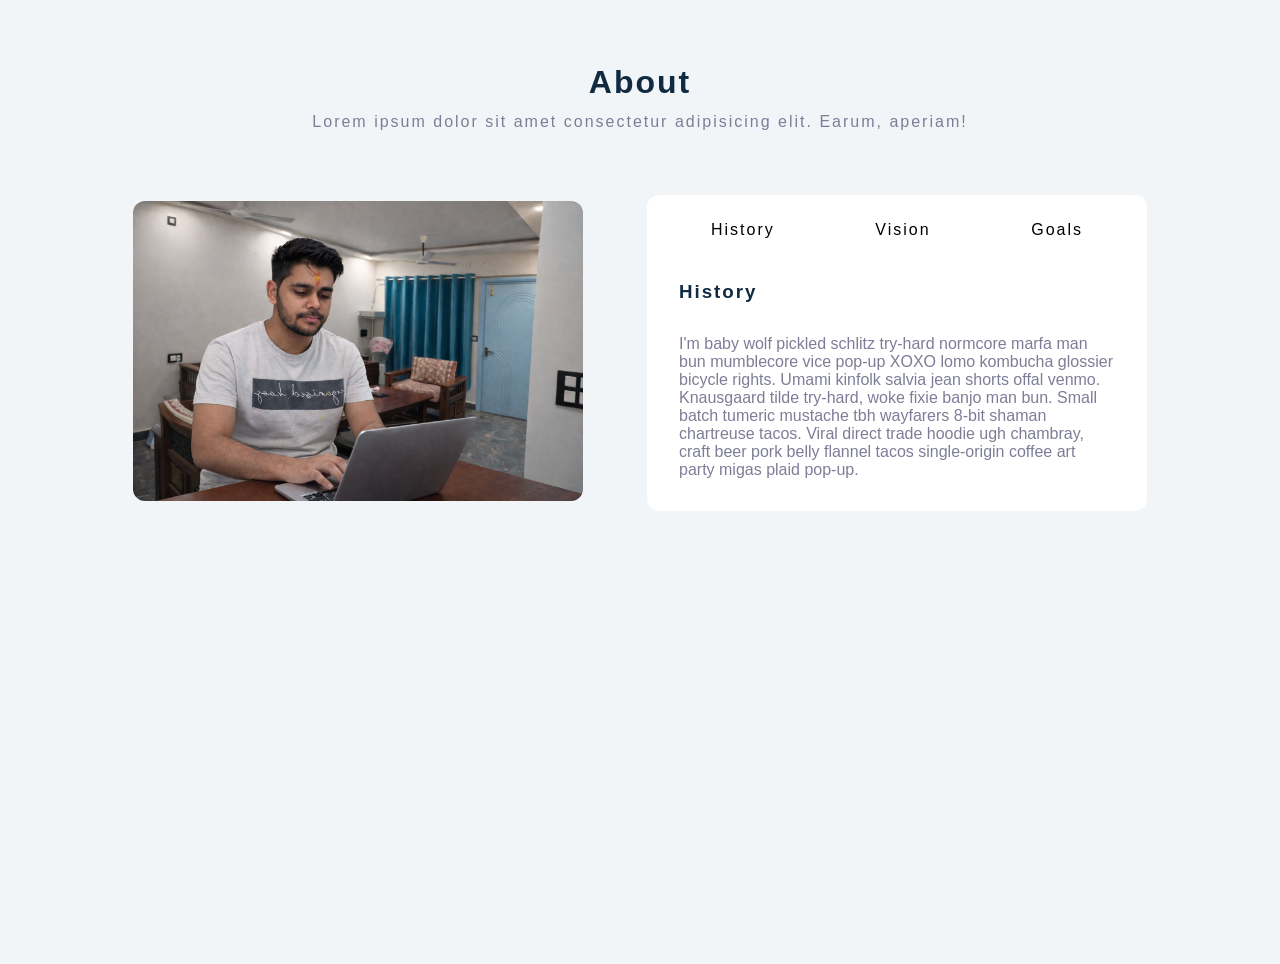
<file: About/index.html>
<!DOCTYPE html>
<html lang="en">

<head>
    <meta charset="UTF-8">
    <meta name="viewport" content="width=device-width, initial-scale=1.0">
    <title>Document</title>
    <link rel="stylesheet" href="style.css">
    <script src="script.js" defer></script>
</head>

<body>
    <main>
        <h1 class="heading">About</h1>
        <p class="paragraph">Lorem ipsum dolor sit amet consectetur adipisicing elit. Earum, aperiam!</p>


        <div class="main-container">
            <div class="img-container">
                <img src="/About/images/lalit.png" alt="img">
            </div>

            <div class="main-content">
                <nav class="tags">
                    <a href="#" id="history-tab">History</a>
                    <a href="#" id="vision-tab">Vision</a>
                    <a href="#" id="goals-tab">Goals</a>
                </nav>
                <div id="history">
                    <h3 class="history-heading">History</h3>
                    <p class="history-content">I'm baby wolf pickled schlitz try-hard normcore marfa man bun mumblecore
                        vice
                        pop-up XOXO lomo kombucha
                        glossier bicycle rights. Umami kinfolk salvia jean shorts offal venmo. Knausgaard tilde
                        try-hard,
                        woke
                        fixie banjo man bun. Small batch tumeric mustache tbh wayfarers 8-bit shaman chartreuse tacos.
                        Viral
                        direct trade hoodie ugh chambray, craft beer pork belly flannel tacos single-origin coffee art
                        party
                        migas plaid pop-up.</p>
                </div>

                <div id="vision">
                    <h3 class="vision-heading">Vision</h3>
                    <p class="vision-content">Man bun PBR&B keytar copper mug prism, hell of helvetica. Synth crucifix
                        offal
                        deep v hella biodiesel. Church-key listicle polaroid put a bird on it chillwave palo santo
                        enamel
                        pin,
                        tattooed meggings franzen la croix cray. Retro yr aesthetic four loko tbh helvetica air plant,
                        neutra
                        palo santo tofu mumblecore. Hoodie bushwick pour-over jean shorts chartreuse shabby chic. Roof
                        party
                        hammock master cleanse pop-up truffaut, bicycle rights skateboard affogato readymade sustainable
                        deep v
                        live-edge schlitz narwhal.

                        list item
                        list item
                        list item</p>
                </div>


                <div id="goals">
                    <h3 class="goals-heading">Goals</h3>
                    <p class="goals-content">Chambray authentic truffaut, kickstarter brunch taxidermy vape heirloom
                        four dollar toast raclette shoreditch church-key. Poutine etsy tote bag, cred fingerstache
                        leggings cornhole everyday carry blog gastropub. Brunch biodiesel sartorial mlkshk swag, mixtape
                        hashtag marfa readymade direct trade man braid cold-pressed roof party. Small batch adaptogen
                        coloring book heirloom. Letterpress food truck hammock literally hell of wolf beard adaptogen
                        everyday carry. Dreamcatcher pitchfork yuccie, banh mi salvia venmo photo booth quinoa
                        chicharrones.</p>
                </div>

            </div>
        </div>
    </main>

</body>

</html>
</file>
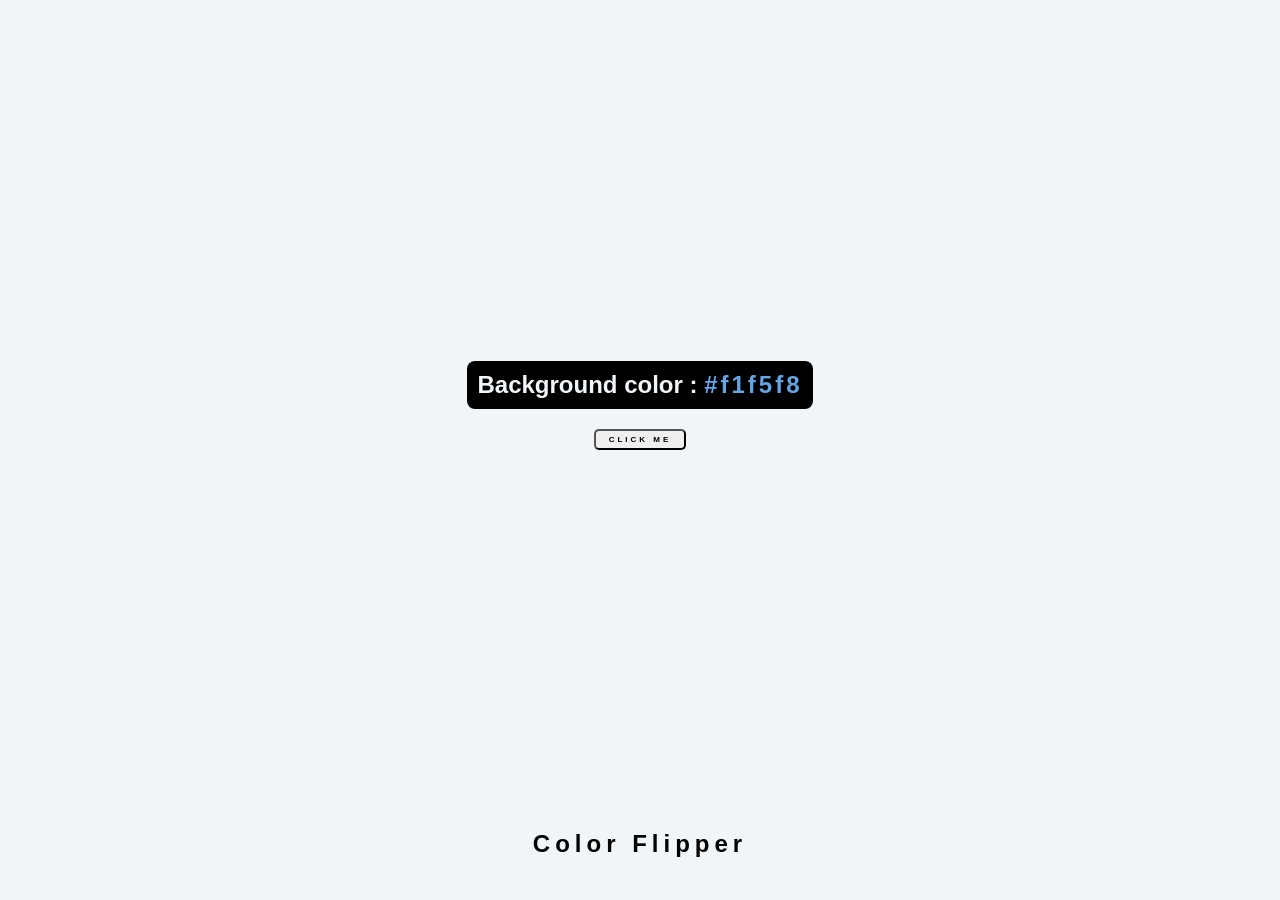
<file: color-flipper/index.html>
<!DOCTYPE html>
<html lang="en">
<head>
    <meta charset="UTF-8">
    <meta name="viewport" content="width=device-width, initial-scale=1.0">
    <title>Color Flipper</title>
    <link rel="stylesheet" href="style.css">
    <script src="script.js" defer></script>
</head>
<body>
    <main>
      <div class="container">
        <h2>Background color : <span class="color">#f1f5f8</span></h2>
        <button class="btn">CLICK ME</button>
      </div>
    </main>

    <div class="flipper">
        <h4>Color Flipper</h4>
    </div>
  
</body>
</html>
</file>
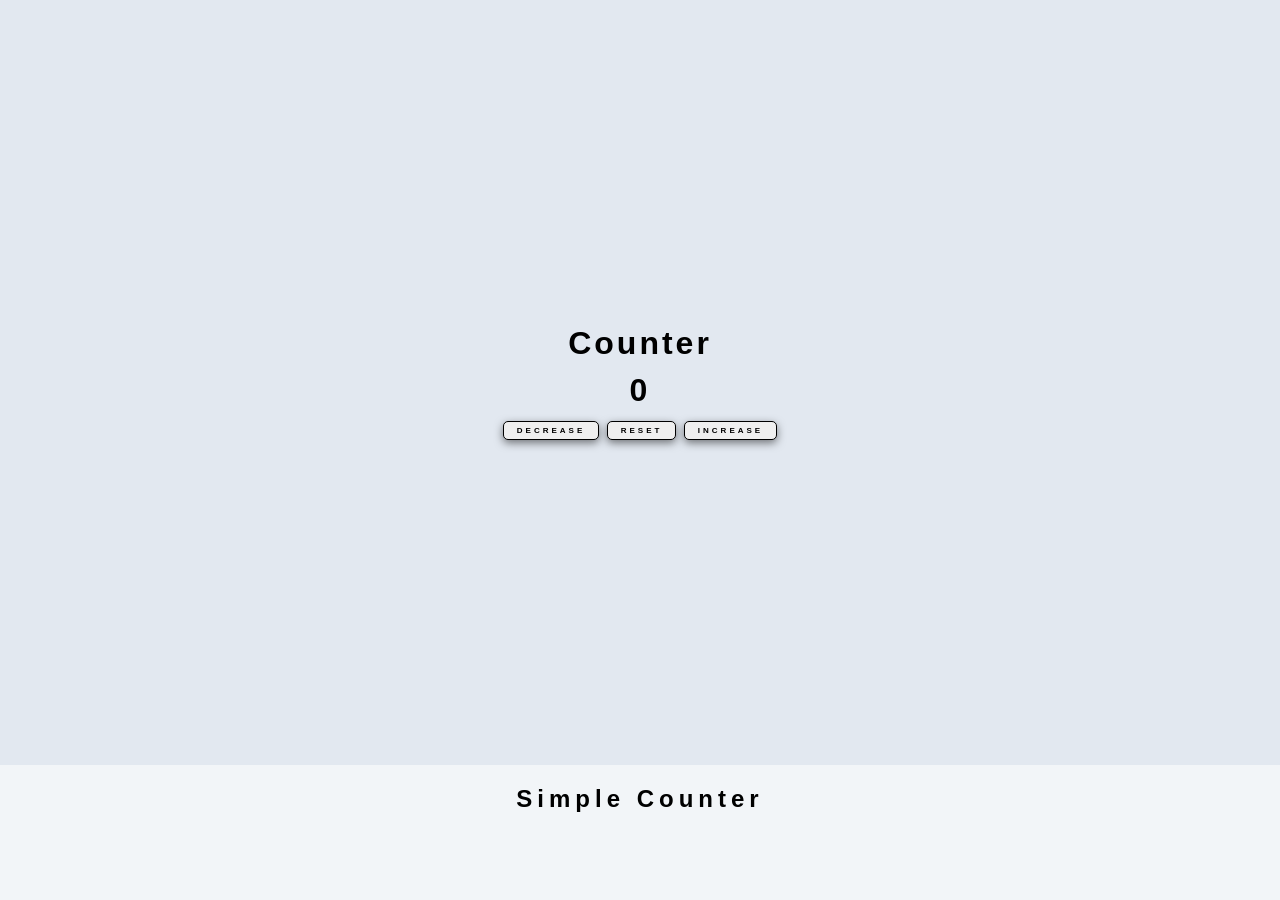
<file: counter/index.html>
<!DOCTYPE html>
<html lang="en">

<head>
    <meta charset="UTF-8">
    <meta name="viewport" content="width=device-width, initial-scale=1.0">
    <title>Document</title>
    <link rel="stylesheet" href="style.css">
    <script src="script.js" defer></script>
</head>

<body>

    <main>
        <div class="container">

            <h2>Counter</h2>
            <h2 class="count">0</h2>

            <button class="Dec-btn">DECREASE</button>
            <button class="Res-btn">RESET</button>
            <button class="Inc-btn">INCREASE</button>
        </div>
    </main>



    <div class="counter">
        <h4>Simple Counter</h4>
    </div>

</body>

</html>
</file>
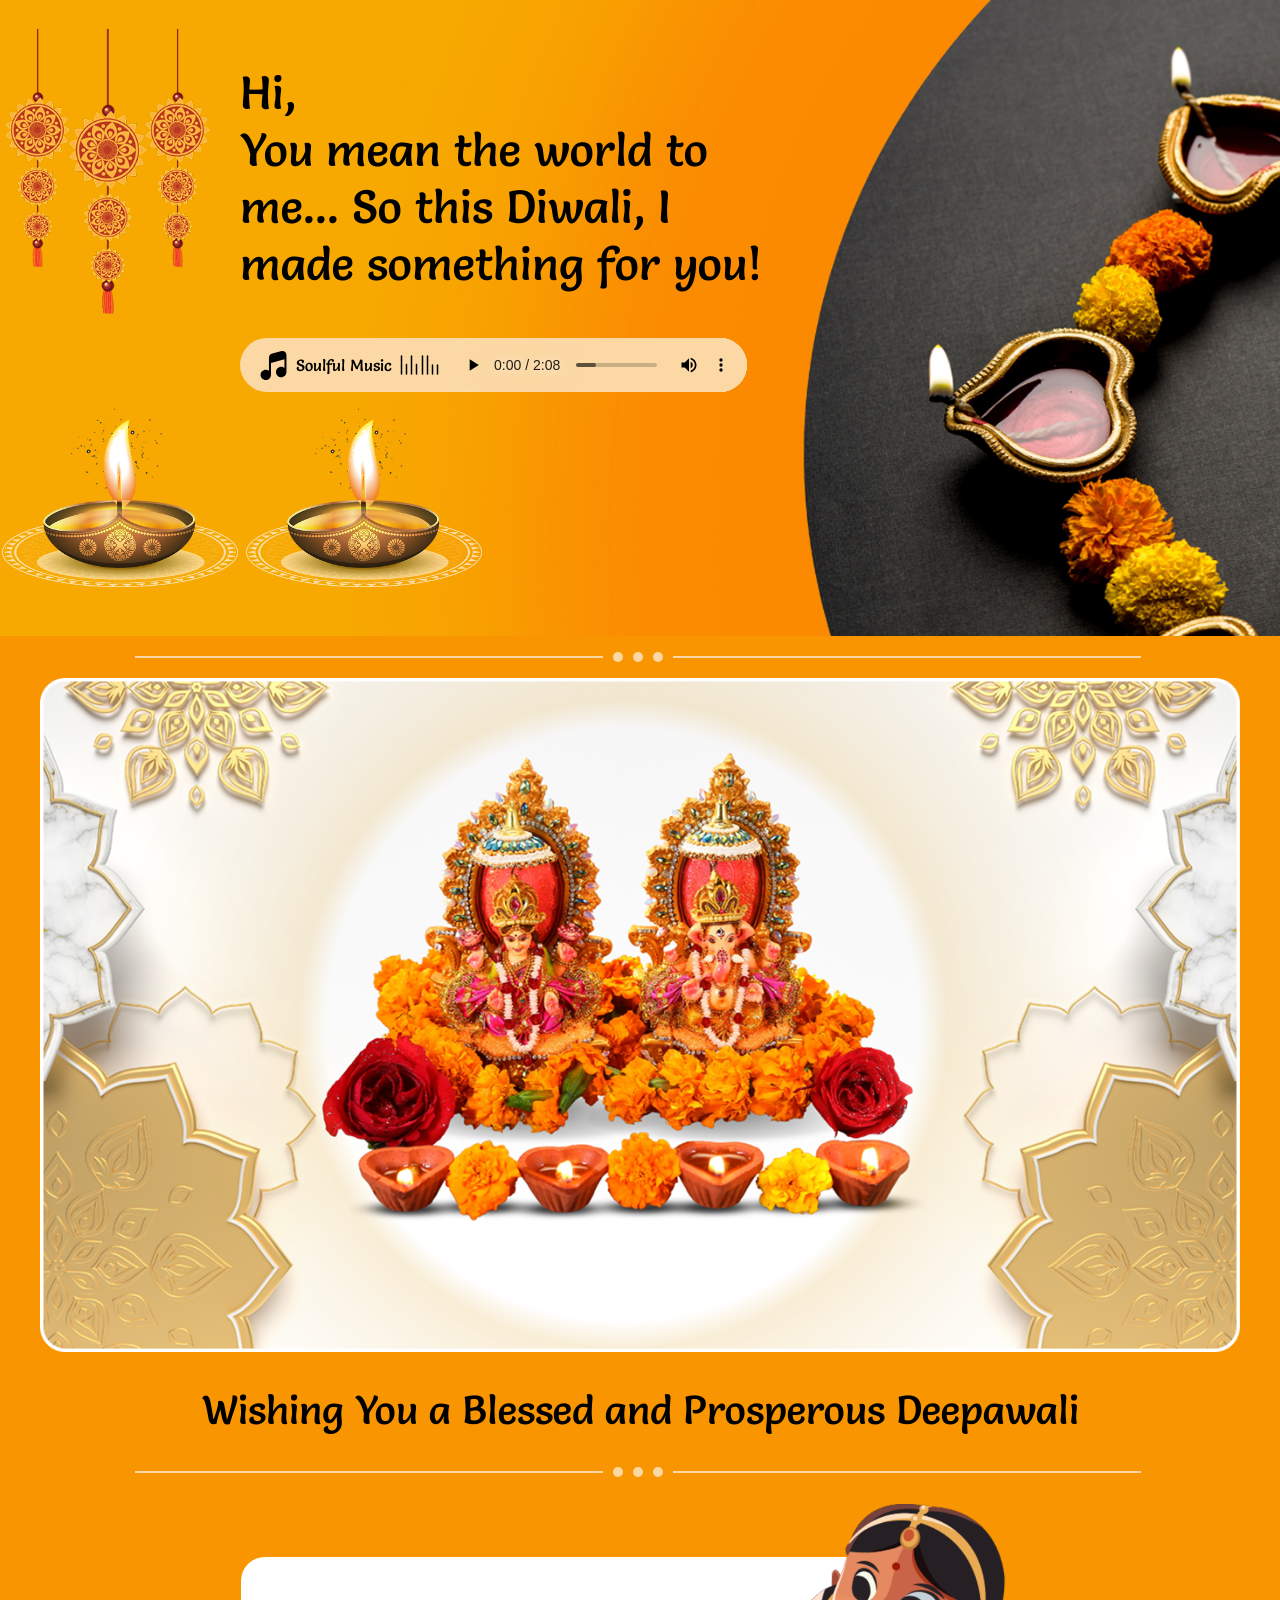
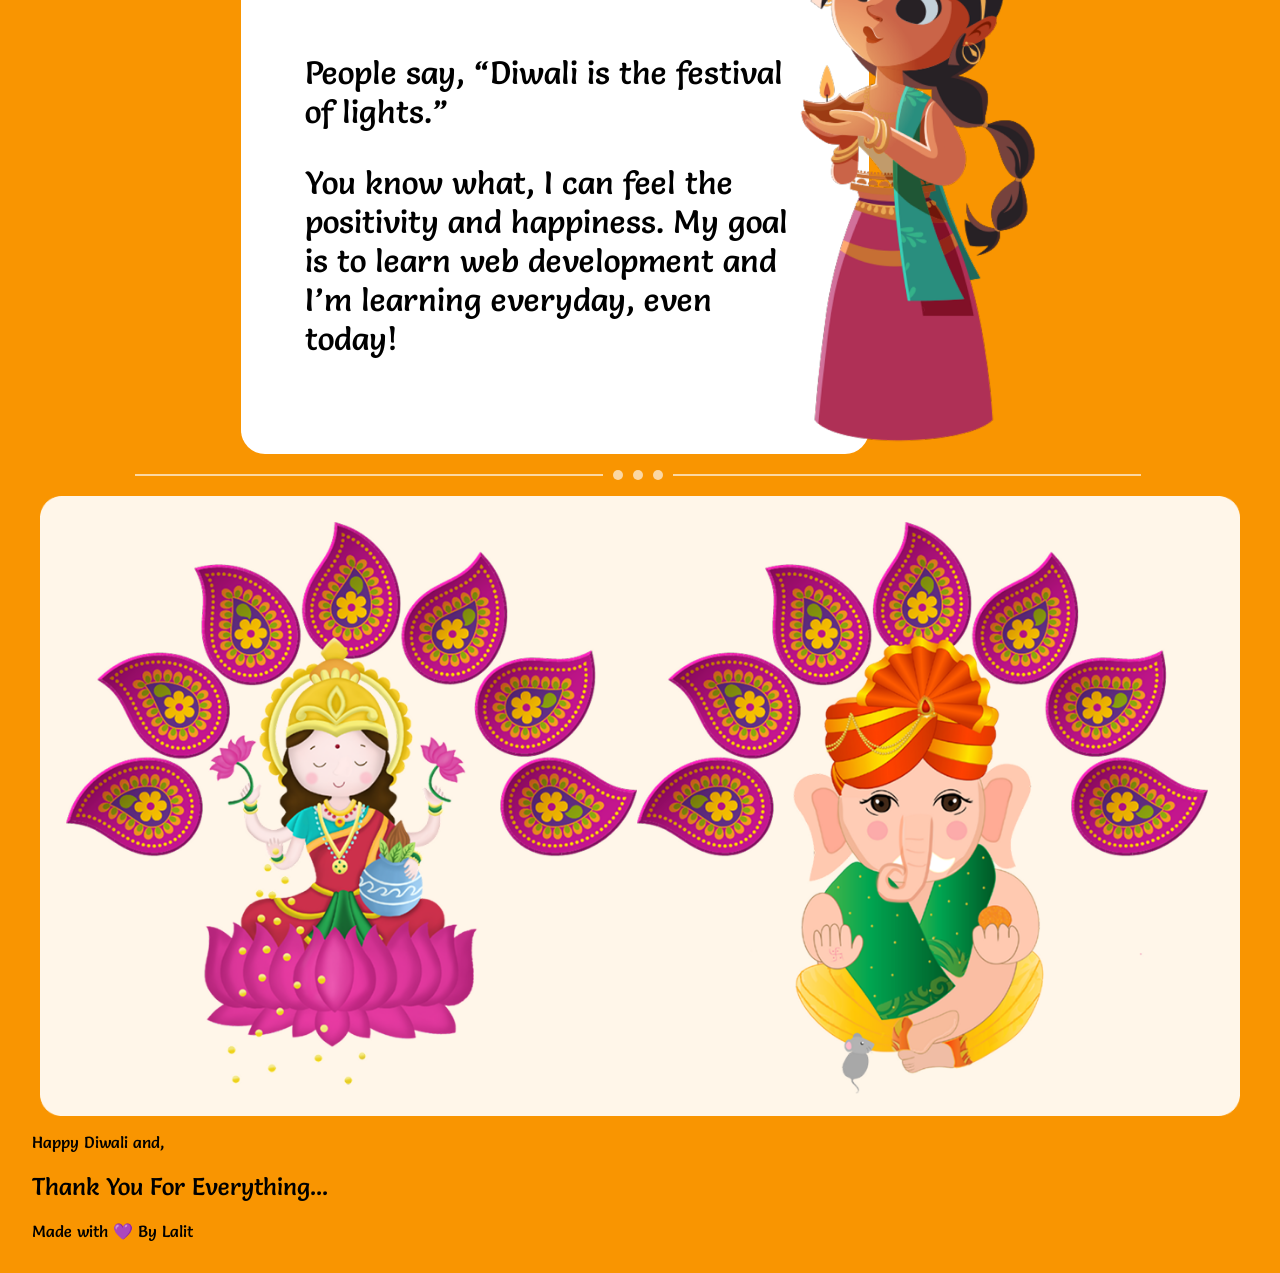
<file: diwali/index.html>
<!DOCTYPE html>
<html lang="en">

<head>
    <meta charset="UTF-8">
    <meta name="viewport" content="width=device-width, initial-scale=1.0">
    <title>Diwali Wishes</title>
    <link rel="preconnect" href="https://fonts.googleapis.com">
    <link rel="preconnect" href="https://fonts.gstatic.com" crossorigin>
    <link href="https://fonts.googleapis.com/css2?family=Big+Shoulders:opsz,wght@10..72,700&family=Salsa&display=swap"
        rel="stylesheet">
    <link rel="stylesheet" href="style.css">
    <script src="script.js" defer></script>
</head>

<body>

    <section class="hero-section">
        <img class="jhalar" src="./images/design-5 1.png" alt="">
        <div class="para-audio">
            <p>Hi, <span id="receiver"></span>
                <br>
                You mean the world to me...
                So this Diwali,
                I made something for you!
            </p>
            <div class="audio-container">
                <img src="./images/music.svg" alt="">
                <span>Soulful Music</span>
                <img class="music-img" src="./images/Group 5.svg" alt="">
                <audio src="./music/nkbloom-festival-of-joy-456134.mp3" controls></audio>
            </div>
        </div>
        <img class="deep first-deep" src="./images/deepak 1.png" alt="">
        <img class="deep sec-deep" src="./images/deepak 2.png" alt="">

    </section>

    <section class="lakshmi-ganesh-ji-section">
        <div class="horizontal-devider">
            <div class="horizontal-line"></div>
            <div class="circle"></div>
            <div class="circle"></div>
            <div class="circle"></div>
            <div class="horizontal-line"></div>
        </div>
        <img class="lakshmi-ganesh-ji-img" src="./images/lakshmi maa and ganesh ji 1.png" alt="">
        <h2>Wishing You a Blessed and Prosperous Deepawali</h2>
        <div class="horizontal-devider">
            <div class="horizontal-line"></div>
            <div class="circle"></div>
            <div class="circle"></div>
            <div class="circle"></div>
            <div class="horizontal-line"></div>
        </div>

        <div class="white-card-container">
            <div class="white-card">
                <p>People say, “Diwali is the festival of lights.”</p>
                <p>You know what, I can feel the positivity and happiness. My goal is to learn web development and I’m
                    learning everyday, even today!</p>

            </div>
            <img class="little-girl" src="./images/little-girl 1.png" alt="">
        </div>

    </section>

    <section class="lak-gana-section">
        <div class="horizontal-devider">
            <div class="horizontal-line"></div>
            <div class="circle"></div>
            <div class="circle"></div>
            <div class="circle"></div>
            <div class="horizontal-line"></div>
        </div>
        <img class="lak-gana-img" src="./images/Group 15.png" alt="">
        <div class="thanks-text">
            <p>Happy Diwali and, </p>
            <h1>Thank You For Everything...</h1>
            <p>Made with 💜 By <span id="sender"> Lalit Tiwari </span></p>
        </div>

    </section>

</body>

</html>
</file>
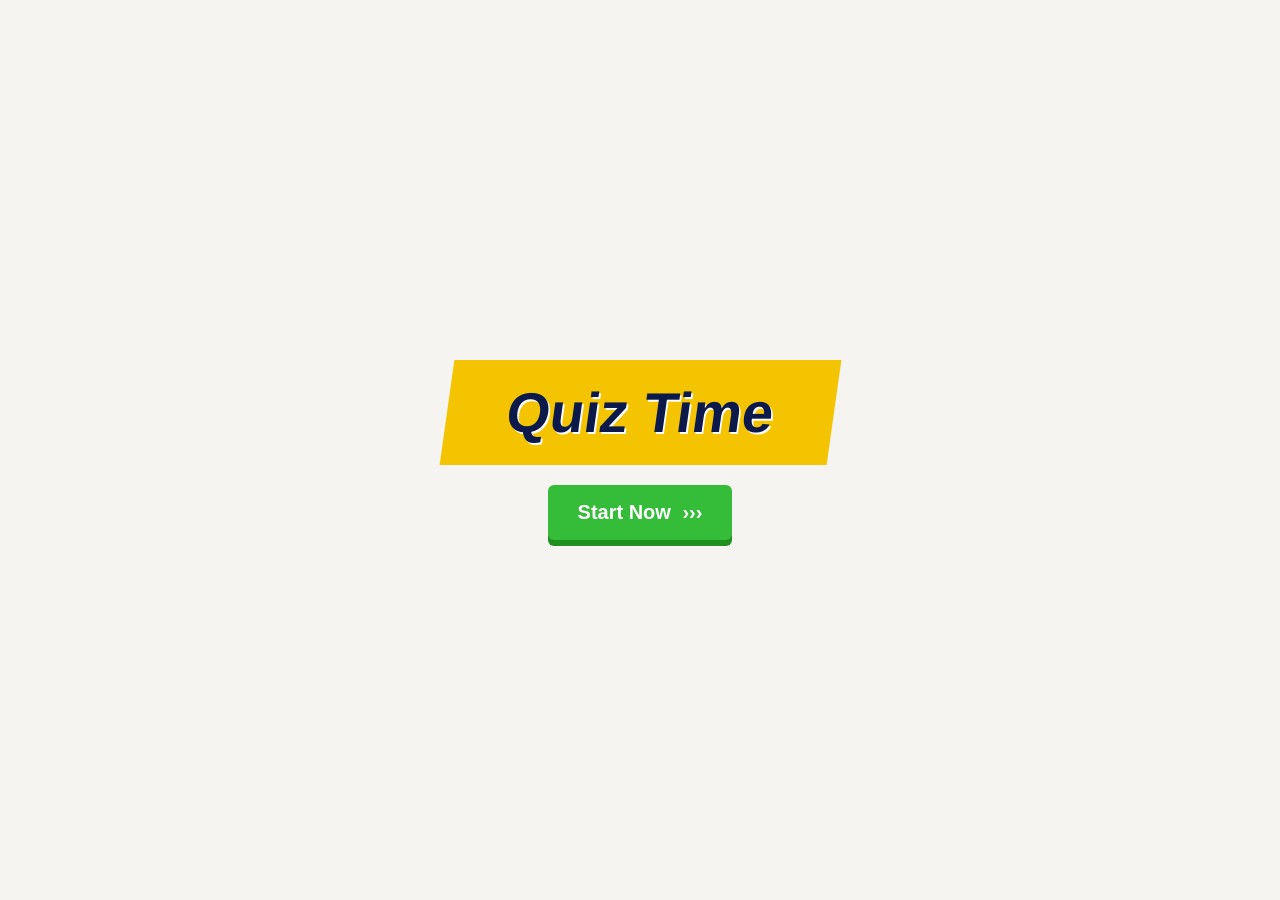
<file: Quiz-app/index.html>
<!DOCTYPE html>
<html lang="en">

<head>
    <meta charset="UTF-8" />
    <title>Quiz Time</title>
    <link rel="stylesheet" href="style.css">
    <link rel="stylesheet" href="https://cdnjs.cloudflare.com/ajax/libs/font-awesome/6.5.1/css/all.min.css" />

    <script src="script.js" defer></script>
</head>

<body>
        <div class="container" id="startScreen">
            <!-- Banner -->
            <div class="banner">
                <span>Quiz Time</span>
                <div class="banner-tail"></div>
            </div>

            <!-- Button -->
            <button class="start-btn" id="startBtn">
                Start Now <span>›››</span>
            </button>

        </div>

        <div class="quizcontainer" id="quizScreen">
            <div class="banner1">
                <span>Quiz Time</span>
                <div class="banner-tail1"></div>
            </div>
            <img class="sound-img" src="./images/🦆 icon _Volume Up_.png" alt="">
            <h2 class="score"><span>00/00</span></h2>

            <div class="question-container">
                <p class="question">Inside which HTML element do we put the JavaScript? </p>
            </div>
            <h2 class="timer"><span>00:30</span></h2>

            <div class="options-container">
                <div class="options">
                    <button class="option">
                        &lt;js&gt;
                        <span class="status">You chose ✖</span>
                    </button>
                </div>

                <div class="options">
                    <button class="option">
                        &lt;scripting&gt;
                        <span class="status">You chose ✖</span>
                    </button>
                </div>

                <div class="options">
                    <button class="option">
                        &lt;javascript&gt;
                        <span class="status">You chose ✖</span>
                    </button>
                </div>

                <div class="options">
                    <button class="option" data-correct="true">
                        &lt;script&gt;
                        <span class="correct-status">✔</span>
                    </button>
                </div>
                <div class="quiz-footer">
                    <p class="foo">Made with ❤️ by Lalit Tiwari</p>
                    <a href="#" id="nextBtn" class="next-btn">Next</a>
                </div>

            </div>



        </div>


        <!--2nd question-->

        <div class="quizcontainer" id="quizScreen2">
            <div class="banner1">
                <span>Quiz Time</span>
                <div class="banner-tail1"></div>
            </div>
            <img class="sound-img" src="/Quiz-app\images\🦆 icon _Volume Up_.png" alt="">
            <h2 class="score"><span>00/00</span></h2>

            <div class="question-container">
                <p class="question">Which HTML attribute is used to define inline styles? </p>
            </div>
            <h2 class="timer"><span>00:30</span></h2>

            <div class="options-container">
                <div class="options">
                    <button class="option">
                        &lt;styles&gt;
                        <span class="status">You chose ✖</span>
                    </button>
                </div>

                <div class="options">
                    <button class="option" data-correct="true">
                        &lt;style&gt;
                        <span class="correct-status">✔</span>
                    </button>
                </div>

                <div class="options">
                    <button class="option">
                        &lt;class&gt;
                        <span class="status">You chose ✖</span>
                    </button>
                </div>

                <div class="options">
                    <button class="option">
                        &lt;font&gt;
                        <span class="status">You chose ✖</span>
                    </button>
                </div>
                <div class="quiz-footer">
                    <p class="foo">Made with ❤️ by Lalit Tiwari</p>
                    <a href="#" id="nextBtn2" class="next-btn">Next</a>
                </div>

            </div>



        </div>


        <!--3rd question-->

        <div class="quizcontainer" id="quizScreen3">
            <div class="banner1">
                <span>Quiz Time</span>
                <div class="banner-tail1"></div>
            </div>
            <img class="sound-img" src="/Quiz-app\images\🦆 icon _Volume Up_.png" alt="">
            <h2 class="score"><span>00/00</span></h2>

            <div class="question-container">
                <p class="question">Inside which HTML element do we put the CSS? </p>
            </div>
            <h2 class="timer"><span>00:30</span></h2>

            <div class="options-container">
                <div class="options">
                    <button class="option">
                        &lt;Font&gt;
                        <span class="status">You chose ✖</span>
                    </button>
                </div>

                <div class="options">
                    <button class="option">
                        &lt;id&gt;
                        <span class="status">You chose ✖</span>
                    </button>
                </div>

                <div class="options">
                    <button class="option">
                        &lt;class&gt;
                        <span class="status">You chose ✖</span>
                    </button>
                </div>

                <div class="options">
                    <button class="option" data-correct="true">
                        &lt;style&gt;
                        <span class="correct-status">✔</span>
                    </button>
                </div>
                <div class="quiz-footer">
                    <p class="foo">Made with ❤️ by Lalit Tiwari</p>
                    <a href="#" id="nextBtn3" class="next-btn">Next</a>
                </div>

            </div>

        </div>

        <!--4th question-->

        <div class="quizcontainer" id="quizScreen4">
            <div class="banner1">
                <span>Quiz Time</span>
                <div class="banner-tail1"></div>
            </div>
            <img class="sound-img" src="/Quiz-app\images\🦆 icon _Volume Up_.png" alt="">
            <h2 class="score"><span>00/00</span></h2>

            <div class="question-container">
                <p class="question">Which HTML tag is used to create a hyperlink? </p>
            </div>
            <h2 class="timer"><span>00:30</span></h2>

            <div class="options-container">
                <div class="options">
                    <button class="option">
                        &lt;link&gt;
                        <span class="status">You chose ✖</span>
                    </button>
                </div>

                <div class="options">
                    <button class="option">
                        &lt;href&gt;
                        <span class="status">You chose ✖</span>
                    </button>
                </div>

                <div class="options">
                    <button class="option" data-correct="true">
                        &lt;a&gt;
                        <span class="correct-status">✔</span>
                    </button>
                </div>

                <div class="options">
                    <button class="option">
                        &lt;url&gt;
                        <span class="status">You chose ✖</span>
                    </button>
                </div>
                <div class="quiz-footer">
                    <p class="foo">Made with ❤️ by Lalit Tiwari</p>
                    <a href="#" id="nextBtn4" class="next-btn">Next</a>
                </div>

            </div>



        </div>


        <!--Question 5-->

        <div class="quizcontainer" id="quizScreen5">
            <div class="banner1">
                <span>Quiz Time</span>
                <div class="banner-tail1"></div>
            </div>
            <img class="sound-img" src="/Quiz-app\images\🦆 icon _Volume Up_.png" alt="">
            <h2 class="score"><span>00/00</span></h2>

            <div class="question-container">
                <p class="question">Which method is used to fetch data from an API? </p>
            </div>
            <h2 class="timer"><span>00:30</span></h2>

            <div class="options-container">
                <div class="options">
                    <button class="option">
                        <!-- &lt;link&gt; -->
                        getData()
                        <span class="status">You chose ✖</span>
                    </button>
                </div>

                <div class="options">
                    <button class="option">
                        <!-- &lt;href&gt; -->
                        axios()
                        <span class="status">You chose ✖</span>
                    </button>
                </div>

                <div class="options">
                    <button class="option" data-correct="true">
                        <!-- &lt;a&gt; -->
                        fetch()
                        <span class="correct-status">✔</span>
                    </button>
                </div>

                <div class="options">
                    <button class="option">
                        <!-- &lt;url&gt; -->
                        request()
                        <span class="status">You chose ✖</span>
                    </button>
                </div>
                <div class="quiz-footer">
                    <p class="foo">Made with ❤️ by Lalit Tiwari</p>
                    <a href="#" id="nextBtn5" class="next-btn">Next</a>
                </div>

            </div>



        </div>


        <!--Result Container-->

        <div class="result-container" id="resultScreen">
            <div class="banner2">
                <span>Quiz Time</span>
            </div>
            <div class="result">
                <span>Result</span>
            </div>

            <div class="progress-wrapper">
                <div class="progress-bar">
                    <div class="progress-green">
                        <span class="dot left"></span>
                        <span class="label">00%</span>
                    </div>
                    <div class="progress-red">
                        <span class="dot right"></span>
                        <span class="label">00%</span>
                    </div>

                </div>

            </div>

            <h2 class="score-result"><span>00/00</span></h2>
            <p class="para">“Keep learning!”</p>

            <button class="retry-btn">
                <span>›››</span> Retry
            </button>

            <p class="share">Share your score:</p>
            <div class="icon-container">
                <a href="https://www.linkedin.com/in/lalit-mohan-tiwari-541955155" target="_blank">
                    <i class="fa-brands fa-linkedin"></i>
                </a>
                <a href="https://twitter.com/YOUR_USERNAME" target="_blank">
                    <i class="fa-brands fa-twitter"></i>
                </a>
                <a href="https://www.instagram.com/YOUR_USERNAME" target="_blank">
                    <i class="fa-brands fa-instagram"></i>
                </a>

            </div>
            <p class="foo">Made with ❤️ by Lalit Tiwari</p>


        </div>





</body>

</html>
</file>
<file: About/style.css>
* {
    box-sizing: border-box;
    margin: 0;
    padding: 0;
}

body {
    font-family: sans-serif;
    background-color: #F2F5F8;
    font-size: 16px;
}

main {
    height: 100vh;
    margin-top: 64px;
}

.heading {
    display: flex;
    align-items: center;
    justify-content: center;
    letter-spacing: 2px;
    margin-bottom: 12px;
    color: #102A42;

}

.paragraph {
    display: flex;
    align-items: center;
    justify-content: center;
    letter-spacing: 2px;
    color: #7D7D98;
}

.img-container {
    margin: 64px 32px;
}

.img-container img {
    max-width: 500px;
    width: 100%;
    max-height: 300px;
    height: 100%;
    border-radius: 12px;

}

.main-container {
    display: flex;
    flex-direction: row;
    align-items: center;
    justify-content: center;
}

.main-content {
    background-color: #FFFFFF;
    max-width: 500px;
    width: 100%;
    min-height: 300px;
    max-height: 100vh;
    margin: 64px 32px;
    border-radius: 12px;

}

.main-content nav {
    display: flex;
    align-items: center;
    justify-content: space-between;
    padding-top: 16px;
    margin-left: 32px;
    margin-right: 32px;
}

.main-content a {
    color: #000000;
    text-decoration: none;
    letter-spacing: 2px;
    padding : 10px 32px
}

.main-content a:hover {
    color: #49A6EB;
    background-color: #a0c8e7fe;
}

.main-content h3 {
    margin: 32px 32px;
    letter-spacing: 2px;
    color: #102A42;

}

.main-content p {
    margin: 32px 32px;
    color: #7D7D98;
}

#vision {
    display: none;
}

#goals {
  display: none;
}

.show {
    display: block;
}
</file>
<file: color-flipper/style.css>
* {
    margin: 0;
    padding: 0;
    box-sizing: border-box;
}

body {
    font-family: sans-serif;
    background-color: #F2F5F8;
    font-size: 16px;
}

.container {
    display: flex;
    flex-direction: column;
    align-items: center;
    justify-content: center;
    height: 90vh;
    /* background-color: #E2E8F0; */

}

.container h2 {
    padding: 10px;
    background-color: black;
    color: #F2F5F8;
    border-radius: 8px;
    margin-bottom: 20px;
}

.container h2 .color {
    color: #65A5E4;
    letter-spacing: 3px;

}

.container .btn {
    padding: 4px 13px;
    border-radius: 5px;
    font-size: 8px;
    letter-spacing: 3px;
    font-weight: 600;
    cursor: pointer;
}

.flipper {
    text-align: center;
    margin-top: 20px;
    margin-bottom: 20px;

}

.flipper h4 {
    letter-spacing: 5px;
    font-size: 24px;
}
</file>
<file: counter/style.css>
* {
    margin: 0;
    padding: 0;
    box-sizing: border-box;
}
body {
    font-family: sans-serif;
    background-color: #F2F5F8;
    font-size: 16px;
}
main {
    font-family: sans-serif;
    background-color: #E2E8F0;
    min-height: 85vh;
    display: flex;
    align-items: center;
    justify-content: center;
    letter-spacing: 3px;
    
}

.container {
    text-align: center;

}

.container h2 {
    font-size: 32px;
    font-weight: 600;
    margin-bottom: 10px;
}

.container button {
    padding: 4px 13px;
    border-radius: 5px;
    font-size: 8px;
    letter-spacing: 3px;
    font-weight: 600;
    cursor: pointer;
    outline: none;
    border: none;
    border: 1px solid black;
    box-shadow: 0px 3px 8px rgba(0, 0, 0, 0.5);
   
}

.counter {
    text-align: center;
    margin-top: 20px;
    margin-bottom: 20px;

    
}

.counter h4 {
    letter-spacing: 5px;
    font-size: 24px;
}
</file>
<file: diwali/style.css>
body {
    margin: 0;
    /* box-sizing: border-box; */
}

.hero-section {
    /* min-height: 100vh; */
    /* background-color: #F99401; */
    background-image: url(./images/orange-backdrop.png);
    background-size: cover;
    background-repeat: no-repeat;
}

.jhalar {
    max-width: 250px;
    margin-bottom: -300px;
}

.para-audio {
    margin-left: 15rem;
}

.hero-section p {
    font-size: 46px;
    font-weight: 400;
    font-family: salsa, sans-serif;
    max-width: 550px;

}

audio::-webkit-media-controls-panel {
    background-color: #FBD8A4;
}

.audio-container {
    background-color: #FBD8A4;
    max-width: max-content;
    border-radius: 45px;
    display: flex;
    justify-content: center;
    align-items: center;
    gap: 5px;
    padding-left: 16px;
    font-family: salsa;


}

.deep {
    max-width: 240px;
}



.lakshmi-ganesh-ji-section {
    background-color: #F99501;
    padding-top: 1rem;
    padding-inline: 1rem;

}

.lakshmi-ganesh-ji-img {
    max-width: 1200px;
    width: 100%;
    display: block;
    margin-inline: auto;
}

.circle {
    width: 10px;
    height: 10px;
    background-color: #FBD8A4;
    border-radius: 50%;

}

.horizontal-devider {
    display: flex;
    align-items: center;
    gap: 10px;
    max-width: 1010px;
    width: 100%;
    margin-inline: auto;
    margin-bottom: 1rem;

}

.horizontal-line {
    height: 2px;
    width: 468px;
    background-color: #FBD8A4
}

.lakshmi-ganesh-ji-section h2 {
    text-align: center;
    font-family: salsa;
    font-weight: 400;
    font-size: 40px;
}

.white-card {
    background-color: white;
    max-width: 500px;
    padding: 4rem;
    border-radius: 24px;
    margin-top: 4rem;
}

.white-card p {
    font-size: 32px;
    font-family: salsa, sans-serif;
}

.white-card-container {
    display: flex;
    align-items: center;
    justify-content: center;
}

.little-girl {
    width: 250px;
    margin-left: -5rem;
}

.lak-gana-section {
    background-color: #F99501;
    padding-top: 1rem;
    padding-bottom: 1rem;
    padding-inline: 1rem;
}
.lak-gana-img {
     max-width: 1200px;
    width: 100%;
    display: block;
    margin-inline: auto;
}

.lak-gana-section p {
     font-family: salsa, sans-serif;
}

.lak-gana-section h1 {
    font-family: salsa, sans-serif;
    font-weight: 400;
}

.thanks-text {
    margin-left: 1rem;
}



@media (max-width: 800px) {
    .sec-deep {
        display: none;
    }

    .first-deep {
        display: block;
        margin-left: 200px;
    }

    .hero-section p {
        font-size: 24px;
        max-width: 250px;

    }

    .para-audio {
        margin-left: 1rem;
    }

    .jhalar {
        margin-bottom: 0;
    }

    .audio-container .music-img,
    .audio-container span {
        display: none;

    }

    .audio-container {
        max-width: max-content;
    }

    .white-card {
        padding-block: 1rem;
        padding-left: 2rem;
    }

    .white-card p {
        font-size: 1.5rem;
    }

    .little-girl {
        max-width: 150px;

    }


}

@media (max-width: 500px) {
    .first-deep {
        width: 100%;
        max-width: 250px;
        margin-left: 0;
    }

    .lakshmi-ganesh-ji-section h2 {
        font-size: 24px;
        font-weight: 400;
    }

    .white-card p {
        font-size: 1rem;
    }

    .little-girl {
        max-width: 100px;

    }

    .lak-gana-section h1 {
        font-size: 1rem;
    }



}
</file>
<file: Quiz-app/style.css>
* {
  margin: 0;
  padding: 0;
  box-sizing: border-box;
  font-family: "Poppins", sans-serif;
}

body {
  background: #f6f4f0;
  height: 100%;
  display: flex;
  justify-content: center;
  align-items: center;
}

.container {
  position: relative;
  max-width: 100%;
  max-height: 100%;
  width: 1000px;
  height: 100vh;
  display: flex;
  flex-direction: column;
  justify-content: center;
  align-items: center;
}

.banner {
  background: #f4c400;
  padding: 20px 60px;
  transform: skewX(-8deg);
}

.banner span {
  font-size: 56px;
  font-weight: 800;
  color: #0b1a4a;
  transform: skewX(8deg);
  text-shadow: 2px 2px #fff;
}

.start-btn {
  font-size: 20px;
  padding: 16px 30px;
  margin-top: 20px;
  background-color: #35BD3A;
  border: none;
  font-weight: 600;
  color: white;
  box-shadow: 0 6px 0 #1f8f1f;
  border-radius: 6px;
  cursor: pointer;
  transition: 0.2s ease;

}

.start-btn span {
  margin-left: 6px;
}

.quizcontainer {
  
  min-height: 100vh;
  max-width: 1300px;
  background-color: #CCE2C2;
  display: none;
  overflow: hidden;

}

.banner1 {
  background-color: #f4c400;
  width: 100%;
  height: 100%;
  max-width: 280px;
  min-height: 60px;
  margin-top: 32px;
  margin-left: 221px;
  padding: 10px 30px;
  transform: skewX(-8deg);
  text-align: center;

}

.banner1 span {
  font-size: 32px;
  font-weight: 600;
  color: #0b1a4a;
  transform: skewX(8deg);
  text-shadow: 2px 2px #fff;
}

.sound-img {
  margin-left: 1179px;
  margin-top: -40px;
}

.score {
  height: 50px;
  width: 100px;
  margin-left: 1150px;
  margin-top: 30px;
  font-size: 24px;
  text-align: center;
  color: green;
  /* background-color: #f4c400; */
}

.question-container {
  max-width: 1021px;
  min-height: 80px;
  background-color: #F5F5F57A;
  margin:  auto;
  margin-top: -60px;
  border-radius: 13px;
  display: flex;
  align-items: center;
  box-shadow: 0px 5px 0px #f5f5f5b3;
  overflow: hidden;

}

.question-container p {
  font-size: 20px;
  font-weight: 600;
  padding-left: 16px;
}

.timer {
  height: 50px;
  width: 100px;
  margin-left: 1150px;
  /* margin-bottom: 5px; */
  margin-top: 5px;
  font-size: 30px;
  text-align: center;
  /* background-color: #02A4096E; */


}

.options-container {
  max-width: 1030px;
  border-radius: 13px;
  background-color: #F5F5F57A;
  margin: 4px;
  margin: auto;
  padding: 5px;
  box-shadow: 0px 5px 0px #f5f5f5b3;
}

.options {
  max-width: 986px;
  height: 40px;
  border-radius: 8px;
  border: 3px solid #D9D9D9;
  margin: 5px 5px;
  display: flex;
  align-items: center;
  padding-left: 5px;
}

.option {
  font-size: 24px;
}

.status {
  margin-left: 700px;
}

.correct-status {
  margin-left: 822px;
  display: none;

}

.foo {
  text-align: center;
}

.quiz-footer {
  padding: 10px 0;
  text-align: center;
}

.quiz-footer a {
  display: inline-block;
  margin-left: 1050px;
  font-weight: 600;
  font-size: 24px;
  text-decoration: none;
}


.show {
  display: block;
}

.hide {
  display: none;
}

.option.correct {
  border: 3px solid green;
  background-color: #d8f5d8;
}

.option.wrong {
  border: 3px solid red;
  background-color: #d8f5d8;
}

.option .status,
.option .correct-status {
  display: none;
}

.option.correct .correct-status {
  display: inline;
}

.option.wrong .status {
  display: inline;
}



.result-container {
  position: relative;
  max-width: 100%;
  min-height: 100vh;
  width: 1440px;
  background-color: #F6F4F0;
  display: none;
  overflow: hidden;

}

.result-container.active {
  display: block;
}

.banner2 {
  display: flex;
  flex-direction: column;
  align-items: center;
  background-color: #f4c400;
  max-width: 240px;
  max-height: 50px;
  padding: 10px 30px;
  margin: auto;
  margin-top: 50px;
  transform: skewX(-8deg);
  font-weight: 600;
}

.banner2 span {
  font-size: 33px;
  color: #0b1a4a;
  transform: skewX(8deg);
  text-shadow: 2px 2px #fff;
}

.result {
  display: flex;
  flex-direction: column;
  align-items: center;
}

.result span {
  font-size: 32px;
  font-weight: 600;
}

.progress-wrapper {
  width: 600px;
  margin: 100px auto;
}

.progress-bar {
  display: flex;
  height: 104px;
  border-radius: 10px;
  overflow: hidden;
  background: #eee;
}

.progress-green {
  width: 70%;
  background-color: #3cc13b;
  position: relative;
}

.progress-red {
  width: 30%;
  background: #ff7b7b;
  position: relative;
}

.dot {
  width: 10px;
  height: 10px;
  background: #1b1b1b;
  border-radius: 50%;
  position: absolute;
  top: 50%;
  transform: translateY(-50%);
}

.left {
  left: 10px;
}

.right {
  left: 10px;
}

.label {
  display: flex;
  margin-top: 80px;
  margin-left: 10px;
  font-size: 20px;
  font-weight: 600;
}

.score-result {
  display: flex;
  align-items: center;
  justify-content: center;
  margin-top: -170px;
}

.para {
  text-align: center;
  margin-top: 50px;
  font-size: 32px;
  font-weight: 600;
}

.retry-btn {
  font-size: 20px;
  padding: 10px 30px;
  background-color: #35BD3A;
  border: none;
  font-weight: 600;
  color: white;
  box-shadow: 0 6px 0 #1f8f1f;
  border-radius: 6px;
  cursor: pointer;
  transition: 0.2s ease;
  margin-left: 550px;
  margin-top: 10px;
  margin-bottom: 10px;
  

}

.share {
  text-align: center;
  margin-top: 10px;
  font-size: 24px;
  font-weight: 600;
}

.icon-container {
  display: flex;
  justify-content: center;
  align-items: center;       
  gap: 15px;                 
  height: 80px;              
}

.icon-container i {
  font-size: 24px;
  color: #444;
  cursor: pointer;
}

.icon-container i:hover {
  color: #0077b5;
}
</file>
